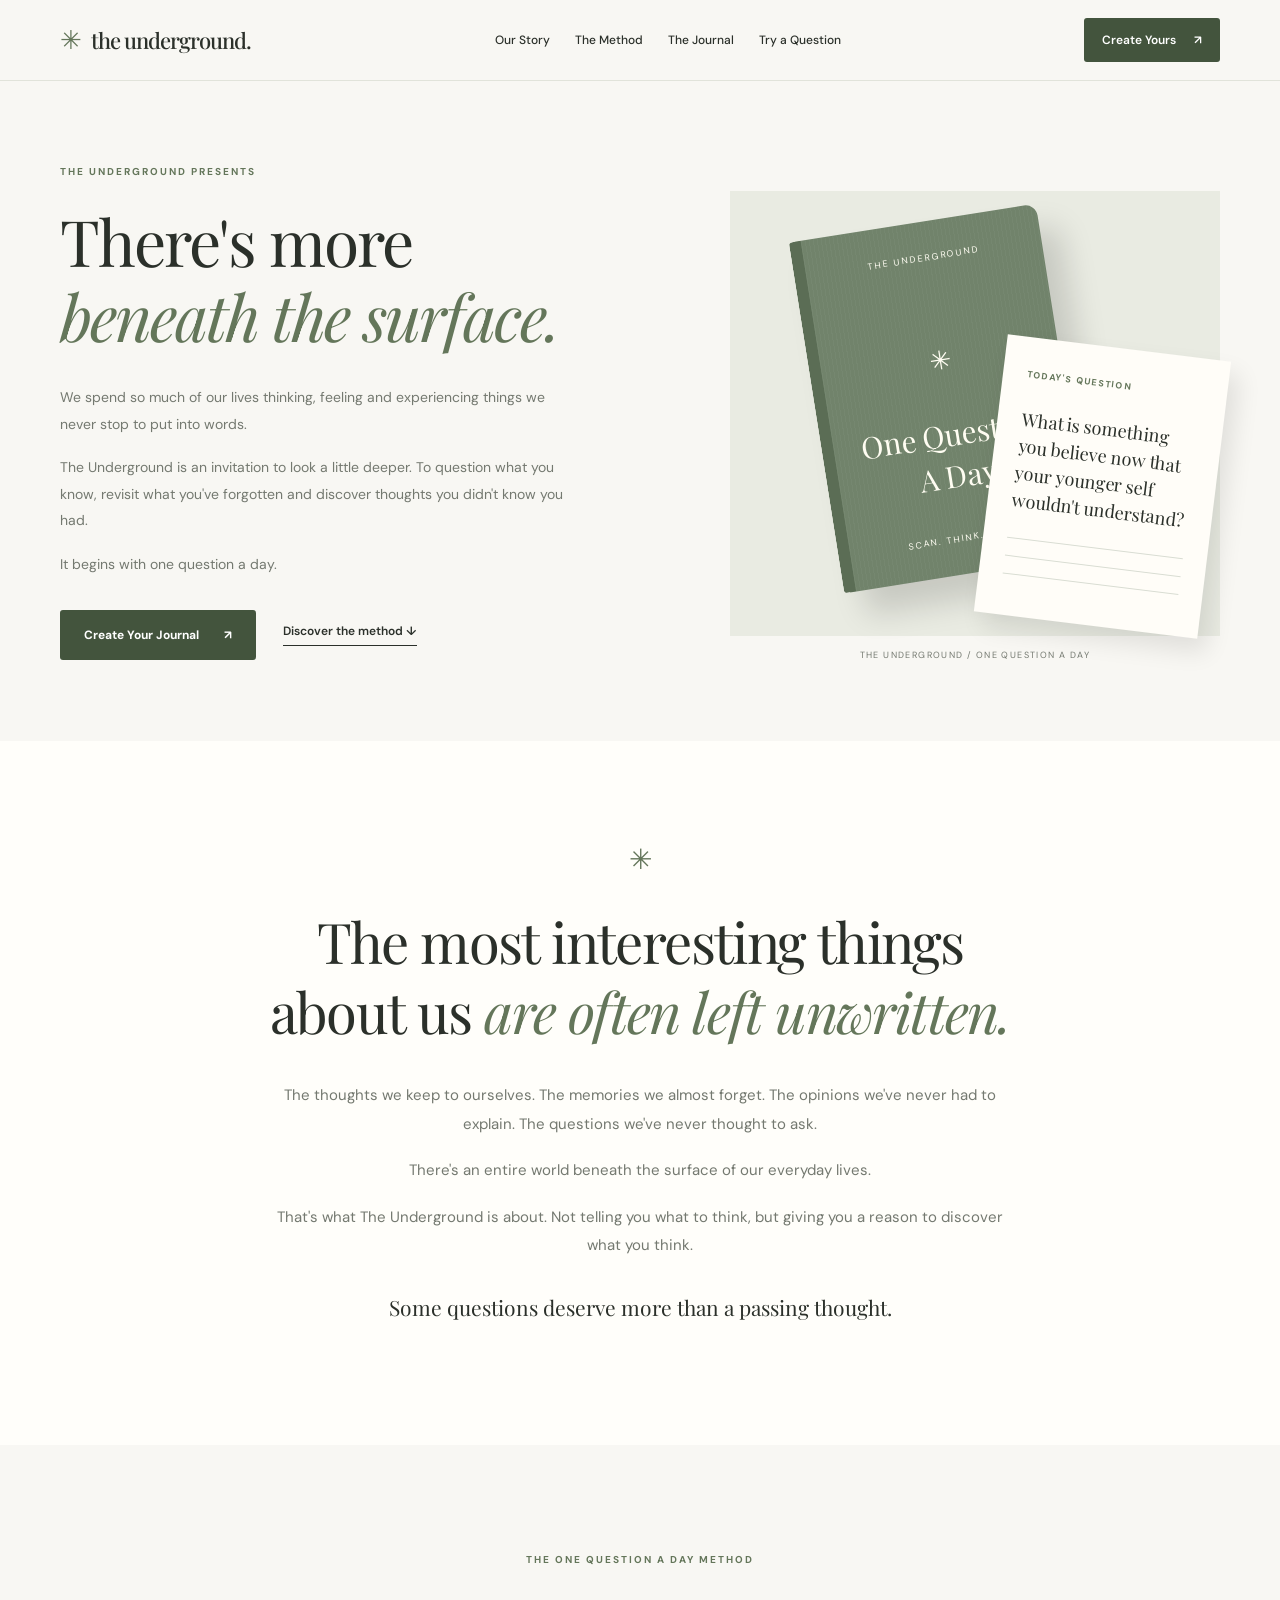
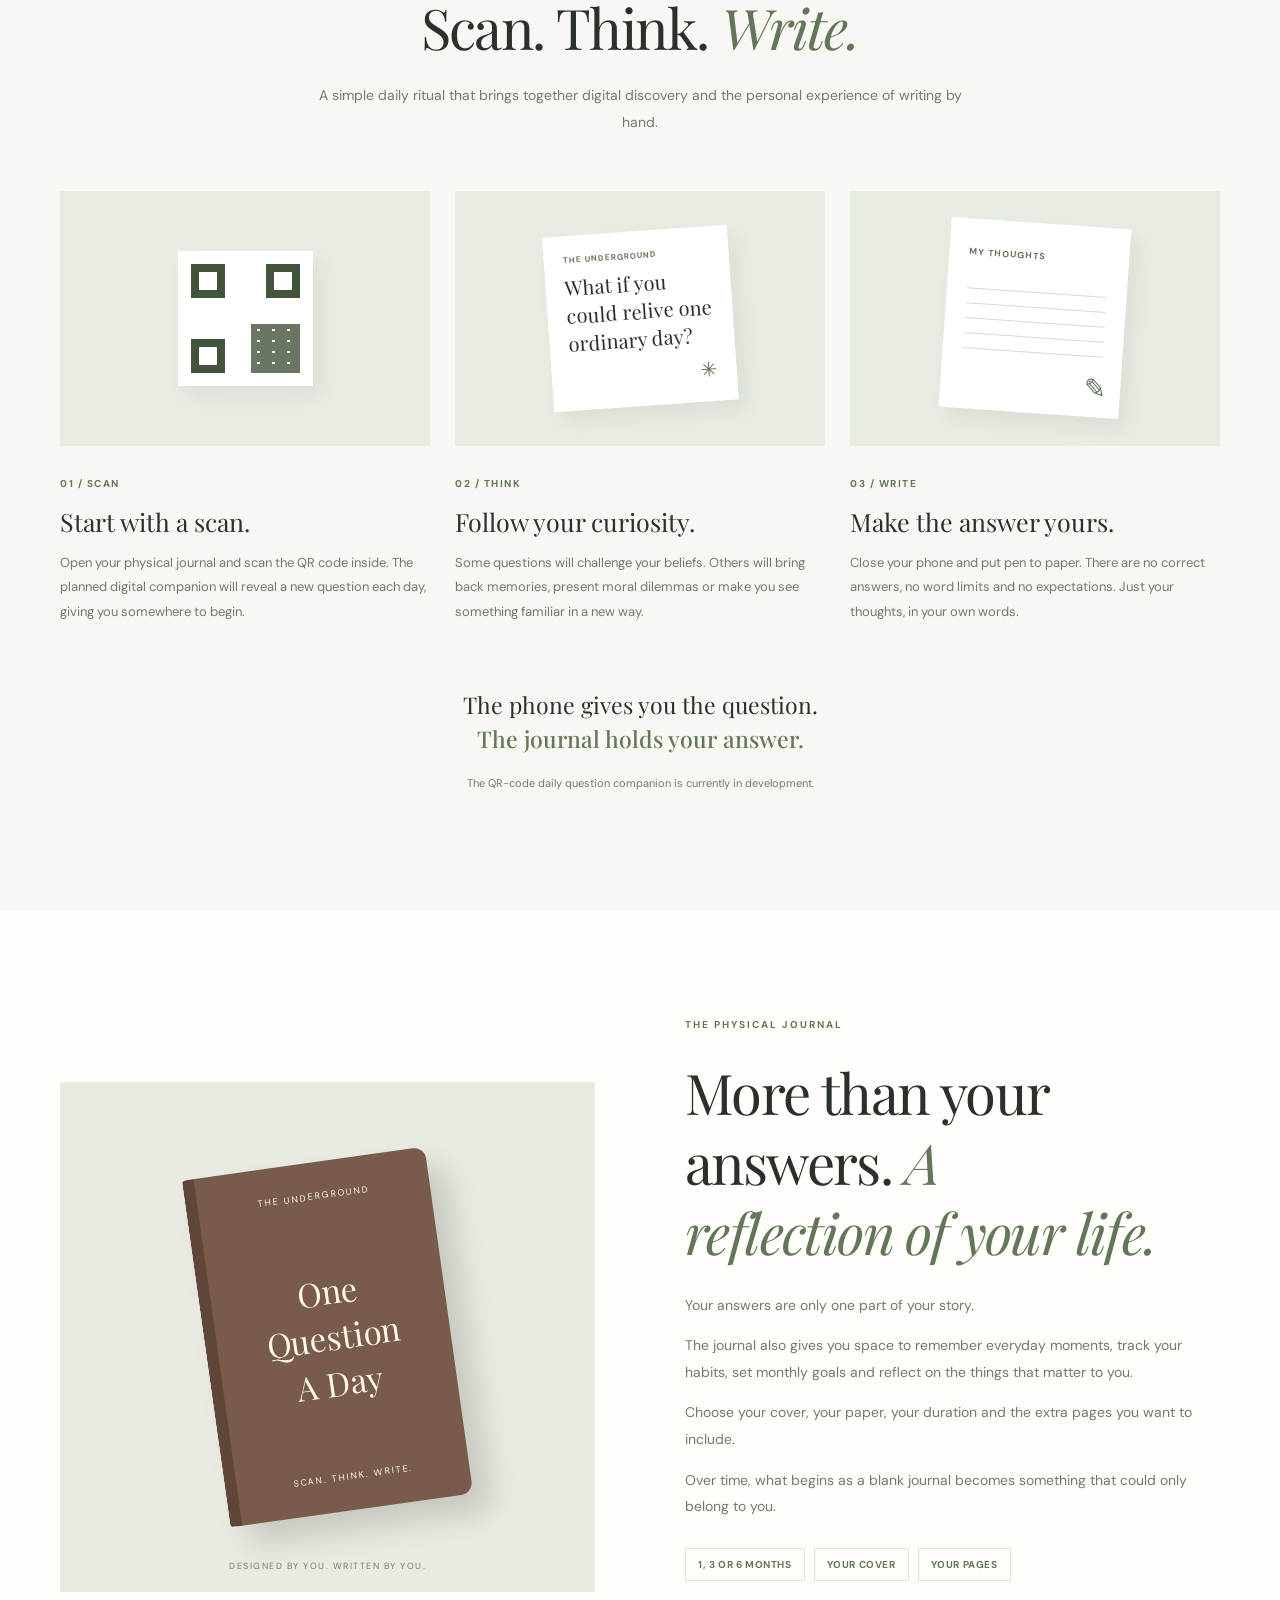
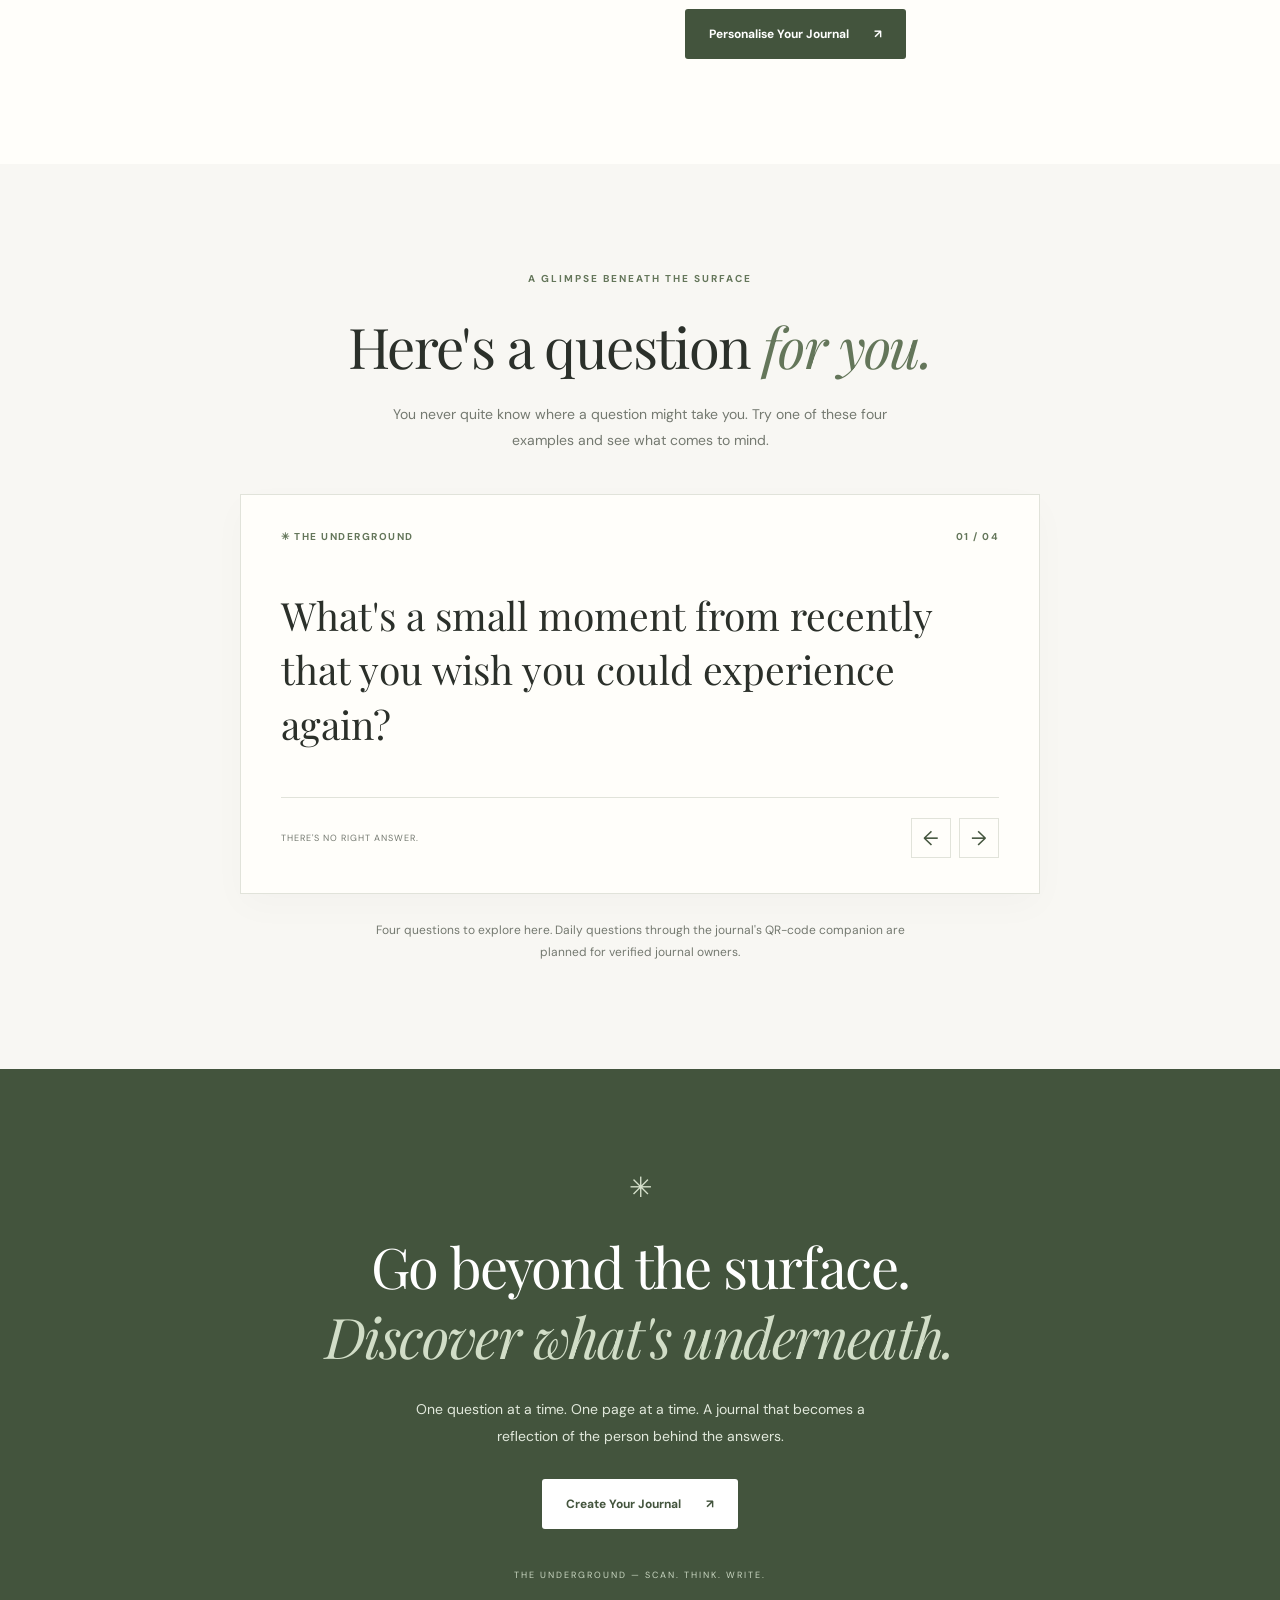
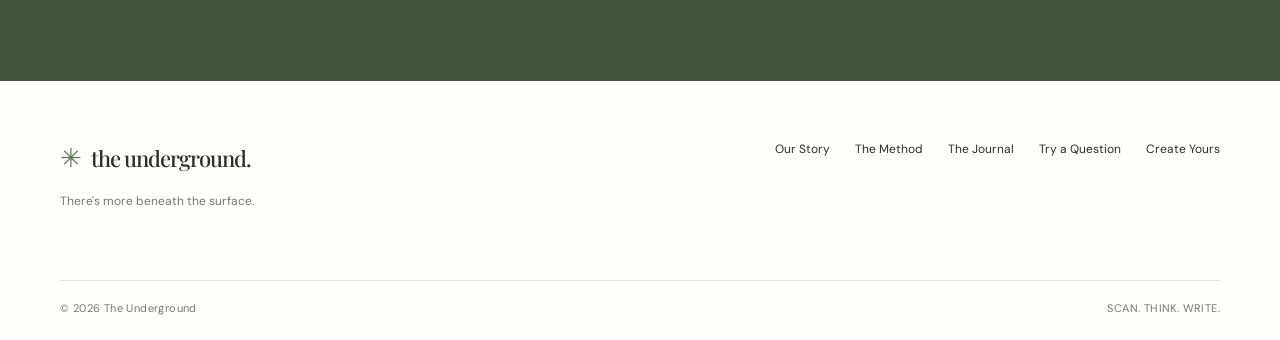
<file: index.html>
<!DOCTYPE html>
<html lang="en">
<head>
  <meta charset="UTF-8">
  <meta name="viewport" content="width=device-width, initial-scale=1.0">

  <meta name="description" content="The Underground — a different way to journal. One Question A Day combines thought-provoking daily questions with the experience of writing by hand.">

  <meta name="theme-color" content="#f8f7f3">

  <title>The Underground — One Question A Day</title>

  <link rel="preconnect" href="https://fonts.googleapis.com">
  <link rel="preconnect" href="https://fonts.gstatic.com" crossorigin>

  <link href="https://fonts.googleapis.com/css2?family=DM+Sans:wght@400;500;600;700&family=Playfair+Display:ital,wght@0,400;0,500;0,600;1,400&display=swap" rel="stylesheet">

  <link rel="stylesheet" href="style.css">
  <script src="script.js" defer></script>
</head>

<body>

  <!-- NAVIGATION -->
  <header class="site-header">
    <nav class="nav container">

      <a href="index.html" class="brand">
        <span class="brand-symbol">✳</span>
        <span>the underground.</span>
      </a>

      <div class="nav-links">
        <a href="#about">Our Story</a>
        <a href="#method">The Method</a>
        <a href="#journal">The Journal</a>
        <a href="#questions">Try a Question</a>
      </div>

      <a href="customise.html" class="nav-button">
        Create Yours <span>↗</span>
      </a>

      <button
        class="menu-toggle"
        id="menu-toggle"
        type="button"
        aria-label="Open navigation"
        aria-controls="mobile-menu"
        aria-expanded="false"
      >
        <span></span>
        <span></span>
        <span></span>
      </button>
    </nav>

    <div class="mobile-menu" id="mobile-menu" hidden>
      <a href="#about">Our Story</a>
      <a href="#method">The Method</a>
      <a href="#journal">The Journal</a>
      <a href="#questions">Try a Question</a>
      <a href="customise.html">Create Your Journal ↗</a>
    </div>
  </header>


  <main>

    <!-- HERO -->
    <section class="hero">
      <div class="container hero-inner">

        <div class="hero-copy">

          <p class="eyebrow">
            THE UNDERGROUND PRESENTS
          </p>

          <h1>
            There's more
            <em>beneath the surface.</em>
          </h1>

          <p class="hero-description">
            We spend so much of our lives thinking,
            feeling and experiencing things we never
            stop to put into words.
          </p>

          <p class="hero-description">
            The Underground is an invitation to look
            a little deeper. To question what you know,
            revisit what you've forgotten and discover
            thoughts you didn't know you had.
          </p>

          <p class="hero-description">
            It begins with one question a day.
          </p>

          <div class="hero-actions">
            <a href="customise.html" class="button button-primary">
              Create Your Journal <span>↗</span>
            </a>

            <a href="#method" class="underlined-link">
              Discover the method ↓
            </a>
          </div>
        </div>

        <div class="hero-art">

          <div class="hero-art-background"></div>

          <div class="journal-book">
            <div class="journal-book-content">

              <span class="book-brand">
                THE UNDERGROUND
              </span>

              <span class="book-symbol">✳</span>

              <span class="book-title">
                One Question<br>A Day
              </span>

              <span class="book-footer">
                SCAN. THINK. WRITE.
              </span>

            </div>
          </div>

          <div class="hero-paper">

            <span class="paper-label">
              TODAY'S QUESTION
            </span>

            <p>
              What is something you believe now
              that your younger self wouldn't
              understand?
            </p>

            <span class="paper-line"></span>
            <span class="paper-line"></span>
            <span class="paper-line"></span>

          </div>

          <span class="hero-art-caption">
            THE UNDERGROUND / ONE QUESTION A DAY
          </span>

        </div>

      </div>
    </section>


    <!-- ABOUT -->
    <section class="intro-section" id="about">
      <div class="container intro-inner">

        <span class="small-symbol">✳</span>

        <h2>
          The most interesting things about us
          <em>are often left unwritten.</em>
        </h2>

        <p>
          The thoughts we keep to ourselves.
          The memories we almost forget.
          The opinions we've never had to explain.
          The questions we've never thought to ask.
        </p>

        <p>
          There's an entire world beneath the
          surface of our everyday lives.
        </p>

        <p>
          That's what The Underground is about.
          Not telling you what to think, but giving
          you a reason to discover what you think.
        </p>

        <p class="intro-last">
          Some questions deserve more than
          a passing thought.
        </p>

      </div>
    </section>


    <!-- THE METHOD -->
    <section class="method-section section-space" id="method">

      <div class="container">

        <div class="section-heading">

          <p class="eyebrow">
            THE ONE QUESTION A DAY METHOD
          </p>

          <h2>
            Scan. Think. <em>Write.</em>
          </h2>

          <p>
            A simple daily ritual that brings
            together digital discovery and the
            personal experience of writing by hand.
          </p>

        </div>

        <div class="method-grid">

          <!-- SCAN -->
          <article class="method-step">

            <div class="method-illustration">

              <div class="qr-example" aria-label="Decorative QR code illustration">
                <span class="qr-corner top-left"></span>
                <span class="qr-corner top-right"></span>
                <span class="qr-corner bottom-left"></span>
                <span class="qr-pixels"></span>
              </div>

            </div>

            <span class="step-label">01 / SCAN</span>

            <h3>Start with a scan.</h3>

            <p>
              Open your physical journal and scan
              the QR code inside. The planned digital
              companion will reveal a new question
              each day, giving you somewhere to begin.
            </p>

          </article>


          <!-- THINK -->
          <article class="method-step">

            <div class="method-illustration">

              <div class="question-illustration">
                <span>THE UNDERGROUND</span>

                <strong>
                  What if you could relive
                  one ordinary day?
                </strong>

                <span class="illustration-star">✳</span>
              </div>

            </div>

            <span class="step-label">02 / THINK</span>

            <h3>Follow your curiosity.</h3>

            <p>
              Some questions will challenge your
              beliefs. Others will bring back memories,
              present moral dilemmas or make you see
              something familiar in a new way.
            </p>

          </article>


          <!-- WRITE -->
          <article class="method-step">

            <div class="method-illustration">

              <div class="writing-illustration">

                <span>MY THOUGHTS</span>

                <div class="writing-lines">
                  <i></i>
                  <i></i>
                  <i></i>
                  <i></i>
                  <i></i>
                </div>

                <span class="writing-pencil">✎</span>

              </div>

            </div>

            <span class="step-label">03 / WRITE</span>

            <h3>Make the answer yours.</h3>

            <p>
              Close your phone and put pen to paper.
              There are no correct answers, no word
              limits and no expectations. Just your
              thoughts, in your own words.
            </p>

          </article>

        </div>

        <p class="method-ending">
          The phone gives you the question.
          <strong>The journal holds your answer.</strong>
        </p>

        <p class="method-note">
          The QR-code daily question companion is
          currently in development.
        </p>

      </div>
    </section>


    <!-- THE JOURNAL -->
    <section class="journal-section section-space" id="journal">

      <div class="container journal-layout">

        <div class="journal-visual">

          <div class="journal-visual-book">
            <span>THE UNDERGROUND</span>

            <strong>
              One Question<br>A Day
            </strong>

            <small>SCAN. THINK. WRITE.</small>
          </div>

          <div class="journal-visual-label">
            DESIGNED BY YOU. WRITTEN BY YOU.
          </div>

        </div>

        <div class="journal-copy">

          <p class="eyebrow">THE PHYSICAL JOURNAL</p>

          <h2>
            More than your answers.
            <em>A reflection of your life.</em>
          </h2>

          <p>
            Your answers are only one part of
            your story.
          </p>

          <p>
            The journal also gives you space to
            remember everyday moments, track your
            habits, set monthly goals and reflect
            on the things that matter to you.
          </p>

          <p>
            Choose your cover, your paper, your
            duration and the extra pages you want
            to include.
          </p>

          <p>
            Over time, what begins as a blank
            journal becomes something that could
            only belong to you.
          </p>

          <div class="journal-options">
            <span>1, 3 OR 6 MONTHS</span>
            <span>YOUR COVER</span>
            <span>YOUR PAGES</span>
          </div>

          <a href="customise.html" class="button button-primary">
            Personalise Your Journal <span>↗</span>
          </a>

        </div>

      </div>
    </section>


    <!-- SAMPLE QUESTIONS -->
    <section class="questions-section section-space" id="questions">

      <div class="container questions-inner">

        <p class="eyebrow">
          A GLIMPSE BENEATH THE SURFACE
        </p>

        <h2>
          Here's a question <em>for you.</em>
        </h2>

        <p class="questions-description">
          You never quite know where a question
          might take you. Try one of these four
          examples and see what comes to mind.
        </p>

        <div class="sample-question-card">

          <div class="question-card-header">
            <span>✳ THE UNDERGROUND</span>
            <span id="question-count">01 / 04</span>
          </div>

          <div class="question-card-body">
            <p id="question-text" aria-live="polite">
              What's a small moment from recently
              that you wish you could experience again?
            </p>
          </div>

          <div class="question-card-footer">

            <span>THERE'S NO RIGHT ANSWER.</span>

            <div class="question-buttons">
              <button
                id="question-prev"
                type="button"
                aria-label="Previous question"
              >←</button>

              <button
                id="question-next"
                type="button"
                aria-label="Next question"
              >→</button>
            </div>

          </div>

        </div>

        <p class="question-note">
          Four questions to explore here.
          Daily questions through the journal's
          QR-code companion are planned for
          verified journal owners.
        </p>

      </div>
    </section>


    <!-- FINAL CTA -->
    <section class="closing-section">

      <div class="container closing-inner">

        <span class="closing-symbol">✳</span>

        <h2>
          Go beyond the surface.
          <em>Discover what's underneath.</em>
        </h2>

        <p>
          One question at a time.
          One page at a time.
          A journal that becomes a reflection
          of the person behind the answers.
        </p>

        <a href="customise.html" class="button button-light">
          Create Your Journal <span>↗</span>
        </a>

        <span class="closing-tagline">
          THE UNDERGROUND — SCAN. THINK. WRITE.
        </span>

      </div>
    </section>

  </main>


  <!-- FOOTER -->
  <footer class="site-footer">

    <div class="container footer-inner">

      <div>

        <a href="index.html" class="brand">
          <span class="brand-symbol">✳</span>
          <span>the underground.</span>
        </a>

        <p>
          There's more beneath the surface.
        </p>

      </div>

      <div class="footer-nav">
        <a href="#about">Our Story</a>
        <a href="#method">The Method</a>
        <a href="#journal">The Journal</a>
        <a href="#questions">Try a Question</a>
        <a href="customise.html">Create Yours</a>
      </div>

    </div>

    <div class="container footer-bottom">
      <span>
        © <span id="current-year">2026</span>
        The Underground
      </span>

      <span>SCAN. THINK. WRITE.</span>
    </div>

  </footer>

</body>
</html>
</file>
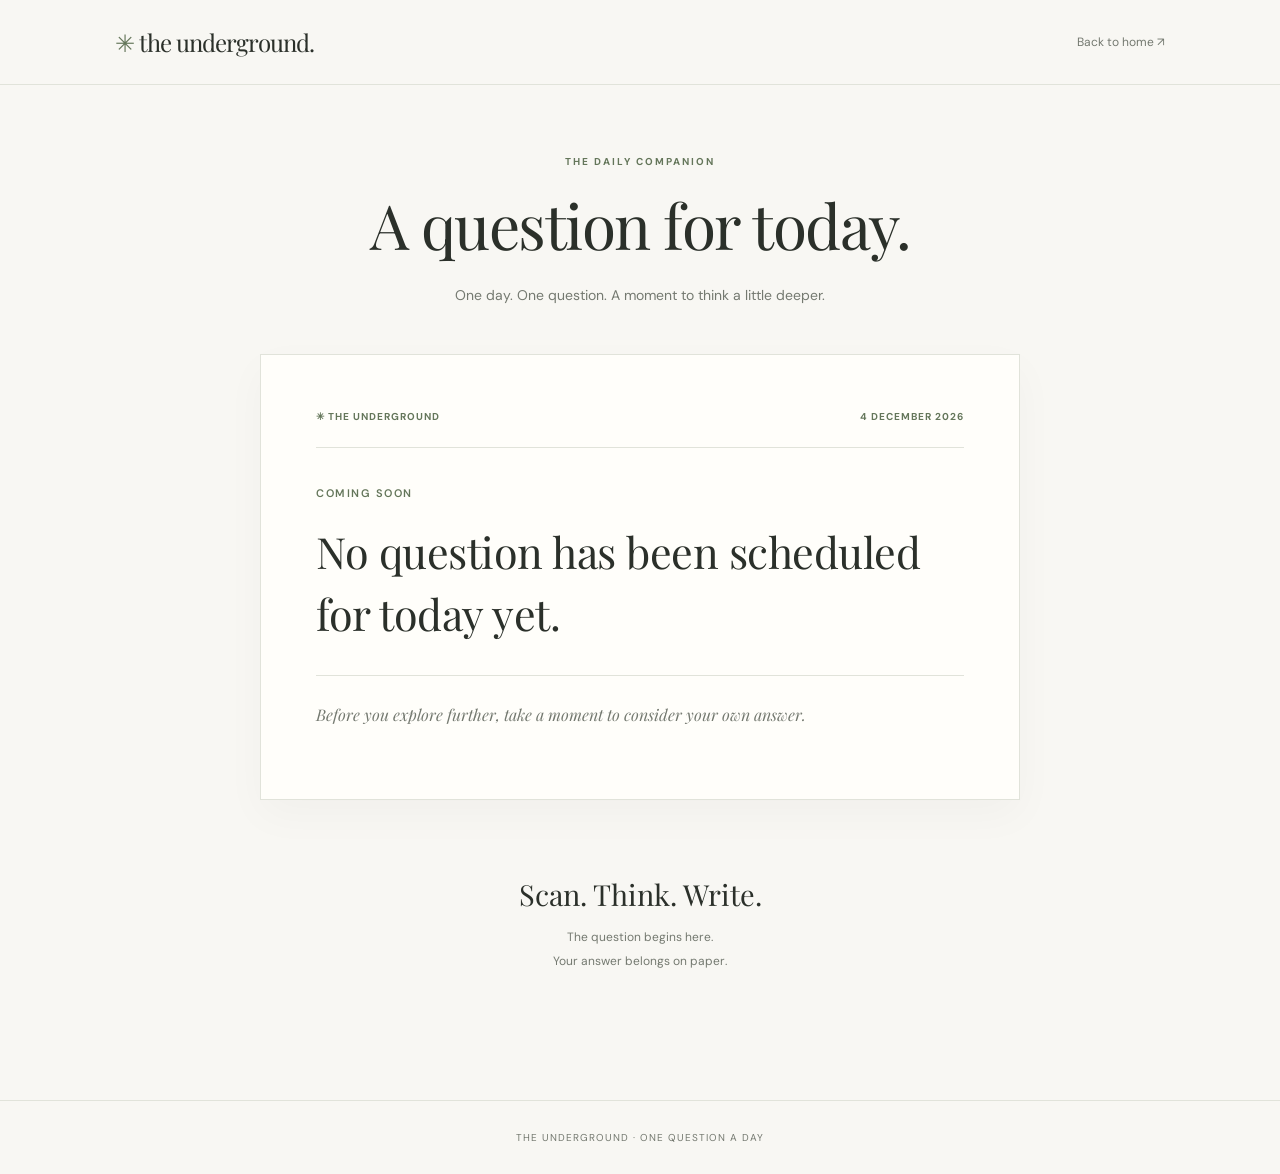
<file: daily.html>
<!DOCTYPE html>
<html lang="en">
<head>
  <meta charset="UTF-8">
  <meta name="viewport" content="width=device-width, initial-scale=1">

  <title>Today's Question | The Underground</title>
  <meta name="theme-color" content="#f8f7f3">
  <meta name="description" content="One question a day. Explore the ideas beneath the surface and follow your curiosity down The Rabbit Hole.">

  <link rel="preconnect" href="https://fonts.googleapis.com">
  <link rel="preconnect" href="https://fonts.gstatic.com" crossorigin>
  <link href="https://fonts.googleapis.com/css2?family=DM+Sans:wght@400;500;600;700&family=Playfair+Display:ital,wght@0,400;1,400;1,500&display=swap" rel="stylesheet">

  <style>
    :root {
      --background: #f8f7f3;
      --paper: #fffefa;
      --sage: #64765a;
      --sage-dark: #43543d;
      --sage-light: #edf0e8;
      --dark: #2b302a;
      --muted: #747970;
      --border: #e1e3da;
      --serif: "Playfair Display", Georgia, serif;
      --sans: "DM Sans", Arial, sans-serif;
    }

    * {
      box-sizing: border-box;
    }

    html {
      scroll-behavior: smooth;
    }

    body {
      margin: 0;
      min-height: 100vh;
      background: var(--background);
      color: var(--dark);
      font-family: var(--sans);
      -webkit-font-smoothing: antialiased;
    }

    a {
      color: inherit;
      text-decoration: none;
    }

    button {
      font: inherit;
      cursor: pointer;
    }

    button:disabled {
      cursor: not-allowed;
      opacity: .4;
    }

    [hidden] {
      display: none !important;
    }

    :focus-visible {
      outline: 3px solid #9aaa90;
      outline-offset: 4px;
    }

    .header {
      display: flex;
      align-items: center;
      justify-content: space-between;
      gap: 20px;
      padding: 26px max(24px, calc((100vw - 1050px) / 2));
      border-bottom: 1px solid var(--border);
    }

    .brand {
      font-family: var(--serif);
      font-size: 24px;
      letter-spacing: -1px;
    }

    .brand span {
      color: var(--sage);
    }

    .home-link {
      color: var(--muted);
      font-size: 12px;
    }

    .home-link:hover {
      color: var(--sage);
    }

    main {
      width: min(100% - 36px, 760px);
      margin: 70px auto 90px;
    }

    .page-intro {
      text-align: center;
      margin-bottom: 45px;
    }

    .eyebrow {
      color: var(--sage);
      font-size: 10px;
      font-weight: 700;
      letter-spacing: 2px;
      text-transform: uppercase;
    }

    h1, h2, h3 {
      font-family: var(--serif);
      font-weight: 400;
    }

    h1 {
      font-size: clamp(38px, 7vw, 62px);
      line-height: 1.2;
      letter-spacing: -1.5px;
      margin: 20px 0;
    }

    .intro {
      color: var(--muted);
      font-size: 14px;
      line-height: 1.9;
    }

    .question-card,
    .deep-dive {
      background: var(--paper);
      border: 1px solid var(--border);
      padding: clamp(28px, 6vw, 55px);
      box-shadow: 0 15px 40px #00000008;
    }

    .card-top {
      display: flex;
      justify-content: space-between;
      flex-wrap: wrap;
      gap: 12px;
      border-bottom: 1px solid var(--border);
      padding-bottom: 24px;
      color: var(--sage);
      font-size: 10px;
      font-weight: 700;
      letter-spacing: 1px;
    }

    .category {
      color: var(--sage);
      font-size: 11px;
      font-weight: 600;
      letter-spacing: 1.5px;
      text-transform: uppercase;
      margin-top: 38px;
    }

    .question {
      font-family: var(--serif);
      font-size: clamp(28px, 5vw, 43px);
      line-height: 1.45;
      letter-spacing: -.5px;
      margin: 20px 0 30px;
    }

    .reflection-prompt {
      color: var(--muted);
      font-family: var(--serif);
      font-style: italic;
      font-size: 16px;
      line-height: 1.7;
      border-top: 1px solid var(--border);
      padding-top: 25px;
    }

    .reflection-area {
      text-align: center;
      padding: 40px 20px 10px;
    }

    .reflection-area h3 {
      font-size: 27px;
      margin: 10px 0;
    }

    .reflection-area p {
      color: var(--muted);
      font-size: 13px;
      line-height: 1.9;
      max-width: 460px;
      margin: 12px auto 25px;
    }

    .explore-button,
    .primary-button {
      background: var(--sage);
      border: 1px solid var(--sage);
      color: white;
      padding: 16px 28px;
      font-size: 12px;
      font-weight: 600;
      letter-spacing: .5px;
      transition: background .2s ease, transform .2s ease;
    }

    .explore-button:hover,
    .primary-button:hover {
      background: var(--sage-dark);
      transform: translateY(-2px);
    }

    .deep-dive {
      margin-top: 38px;
    }

    .section-heading {
      font-size: clamp(30px, 5vw, 42px);
      letter-spacing: -1px;
      margin: 12px 0 18px;
    }

    .section-description {
      color: var(--muted);
      font-size: 13px;
      line-height: 1.9;
      margin-bottom: 35px;
    }

    .deep-section {
      padding: 30px 0;
      border-top: 1px solid var(--border);
    }

    .section-number {
      color: var(--sage);
      font-size: 10px;
      font-weight: 700;
      letter-spacing: 1.4px;
      text-transform: uppercase;
    }

    .deep-section h3 {
      font-size: 25px;
      margin: 12px 0 15px;
    }

    .deep-section p {
      color: #575e55;
      font-size: 13px;
      line-height: 2;
      white-space: pre-line;
    }

    .origin-type,
    .concept {
      display: inline-block;
      background: var(--sage-light);
      color: var(--sage-dark);
      padding: 7px 12px;
      font-size: 11px;
    }

    .origin-type {
      margin-bottom: 16px;
    }

    .concepts {
      display: flex;
      flex-wrap: wrap;
      gap: 8px;
      margin-top: 20px;
    }

    .resources {
      display: grid;
      gap: 12px;
      margin-top: 20px;
    }

    .resource {
      display: block;
      background: #fafaf6;
      border: 1px solid var(--border);
      padding: 20px;
      transition: border-color .2s;
    }

    a.resource:hover {
      border-color: var(--sage);
    }

    .resource-type {
      display: block;
      color: var(--sage);
      font-size: 10px;
      font-weight: 700;
      letter-spacing: 1px;
      text-transform: uppercase;
      margin-bottom: 9px;
    }

    .resource-title {
      display: block;
      font-family: var(--serif);
      font-size: 21px;
      margin-bottom: 8px;
    }

    .resource-author,
    .resource-description {
      color: var(--muted);
      font-size: 12px;
      line-height: 1.8;
      margin-top: 6px;
    }

    .resource-arrow {
      color: var(--sage);
      font-size: 11px;
      font-weight: 700;
      margin-top: 15px;
    }

    .second-thought {
      background: var(--sage-light);
      padding: 25px;
    }

    .second-thought p {
      color: var(--dark);
      font-family: var(--serif);
      font-size: 22px;
      line-height: 1.6;
      margin: 0;
    }

    /* THE RABBIT HOLE */

    .rabbit-entry {
      margin-top: 50px;
      padding: 45px 28px;
      text-align: center;
      border: 1px solid var(--border);
      background:
        radial-gradient(circle at 50% 0%, #e7ece2 0%, transparent 65%),
        var(--paper);
    }

    .rabbit-symbol {
      display: block;
      font-family: var(--serif);
      font-size: 45px;
      color: var(--sage);
      margin: 0 auto 16px;
    }

    .rabbit-entry h3 {
      font-size: clamp(29px, 5vw, 38px);
      margin: 13px 0;
    }

    .rabbit-entry > p:not(.eyebrow) {
      max-width: 450px;
      margin: 15px auto 26px;
      color: var(--muted);
      font-size: 13px;
      line-height: 1.9;
    }

    .rabbit-world {
      margin-top: 24px;
      border: 1px solid var(--border);
      background: var(--paper);
    }

    .rabbit-world-header {
      padding: 32px 35px 26px;
      border-bottom: 1px solid var(--border);
    }

    .rabbit-world-header h2 {
      font-size: clamp(32px, 5vw, 44px);
      margin: 10px 0;
    }

    .rabbit-world-header p:last-child {
      color: var(--muted);
      font-size: 13px;
      line-height: 1.8;
    }

    .rabbit-tabs {
      display: grid;
      grid-template-columns: 1fr 1fr;
      border-bottom: 1px solid var(--border);
    }

    .rabbit-tab {
      border: 0;
      border-bottom: 2px solid transparent;
      background: #fafaf7;
      color: var(--muted);
      padding: 20px 12px;
      font-size: 12px;
      font-weight: 600;
    }

    .rabbit-tab + .rabbit-tab {
      border-left: 1px solid var(--border);
    }

    .rabbit-tab[aria-selected="true"] {
      background: var(--paper);
      color: var(--sage-dark);
      border-bottom-color: var(--sage);
    }

    .rabbit-panel {
      padding: clamp(20px, 5vw, 38px);
    }

    /* BOOK VIEW */

    .book-meta {
      display: flex;
      justify-content: space-between;
      gap: 12px;
      color: var(--sage);
      font-size: 10px;
      font-weight: 700;
      letter-spacing: 1px;
      text-transform: uppercase;
    }

    .book-page {
      position: relative;
      min-height: 370px;
      background: #faf8f1;
      border: 1px solid #e7e0d3;
      margin-top: 20px;
      padding: clamp(26px, 6vw, 48px);
      box-shadow: 7px 7px 0 #efede6, 14px 14px 0 #e6e5dc;
      display: flex;
      flex-direction: column;
    }

    .book-page::before {
      content: "";
      position: absolute;
      top: 0;
      bottom: 0;
      left: 16px;
      width: 1px;
      background: #e9dfd0;
    }

    .book-chapter {
      color: var(--sage);
      font-size: 10px;
      font-weight: 700;
      letter-spacing: 1.5px;
      text-transform: uppercase;
    }

    .book-page h3 {
      font-size: clamp(26px, 5vw, 38px);
      line-height: 1.45;
      margin: 26px 0 20px;
    }

    .book-page-description {
      color: #5d6258;
      font-size: 13px;
      line-height: 1.9;
    }

    .book-page-footer {
      margin-top: auto;
      padding-top: 35px;
      display: flex;
      flex-wrap: wrap;
      gap: 8px;
    }

    .book-tag {
      border: 1px solid #d8dfd2;
      color: var(--sage-dark);
      font-size: 10px;
      padding: 7px 10px;
    }

    .book-navigation {
      display: flex;
      justify-content: space-between;
      gap: 10px;
      margin-top: 30px;
    }

    .book-nav-button {
      border: 1px solid var(--border);
      background: transparent;
      color: var(--dark);
      padding: 13px 16px;
      font-size: 12px;
    }

    .book-nav-button:not(:disabled):hover {
      border-color: var(--sage);
      color: var(--sage-dark);
    }

    .book-connection {
      margin-top: 25px;
      padding: 20px;
      background: var(--sage-light);
      color: #4d5b48;
      font-size: 12px;
      line-height: 1.9;
    }

    .book-connection strong {
      display: block;
      margin-bottom: 5px;
    }

    /* CONSTELLATION VIEW */

    .map-intro {
      color: var(--muted);
      font-size: 13px;
      line-height: 1.9;
      margin: 0 0 22px;
    }

    .constellation {
      position: relative;
      height: 410px;
      overflow: hidden;
      background:
        radial-gradient(circle at 50% 50%, #e9eee6 0%, transparent 70%),
        #fafbf7;
      border: 1px solid var(--border);
    }

    .constellation svg {
      position: absolute;
      inset: 0;
      width: 100%;
      height: 100%;
      pointer-events: none;
    }

    .constellation line {
      stroke: #bac7b3;
      stroke-width: 1.3;
      stroke-dasharray: 4 5;
    }

    .map-node {
      position: absolute;
      transform: translate(-50%, -50%);
      border: 1px solid #bdc9b6;
      border-radius: 50%;
      background: var(--paper);
      color: var(--sage-dark);
      width: 52px;
      height: 52px;
      font-size: 12px;
      font-weight: 700;
      box-shadow: 0 4px 15px #0000000c;
      transition: transform .2s, background .2s;
      z-index: 2;
    }

    .map-node:hover,
    .map-node.active {
      transform: translate(-50%, -50%) scale(1.12);
      background: var(--sage);
      color: white;
    }

    .map-node.center {
      width: 68px;
      height: 68px;
      background: var(--sage-dark);
      color: white;
      border-color: var(--sage-dark);
    }

    .map-node-label {
      position: absolute;
      transform: translateX(-50%);
      width: 115px;
      color: #626c5e;
      text-align: center;
      font-size: 10px;
      line-height: 1.5;
      pointer-events: none;
    }

    .map-detail {
      margin-top: 16px;
      padding: 24px;
      background: #f5f7f1;
      border: 1px solid var(--border);
    }

    .map-detail h3 {
      font-size: 24px;
      line-height: 1.4;
      margin: 10px 0 12px;
    }

    .map-detail p {
      color: var(--muted);
      font-size: 12px;
      line-height: 1.9;
    }

    .text-button {
      border: 0;
      background: transparent;
      color: var(--sage-dark);
      font-size: 12px;
      font-weight: 700;
      padding: 10px 0;
      text-decoration: underline;
      text-underline-offset: 5px;
    }

    .rabbit-empty {
      padding: 20px;
      color: var(--muted);
      font-size: 13px;
      line-height: 1.9;
    }

    .ritual {
      text-align: center;
      padding: 75px 15px 25px;
    }

    .ritual-title {
      font-family: var(--serif);
      font-size: 29px;
    }

    .ritual p {
      color: var(--muted);
      font-size: 12px;
      line-height: 2;
    }

    footer {
      border-top: 1px solid var(--border);
      text-align: center;
      color: var(--muted);
      padding: 30px;
      font-size: 10px;
      letter-spacing: 1px;
    }

    .error {
      color: #9c453c;
    }

    @media (max-width: 600px) {
      .header {
        padding: 20px;
      }

      .brand {
        font-size: 19px;
      }

      main {
        margin-top: 45px;
      }

      .question-card,
      .deep-dive {
        padding: 26px;
      }

      .reflection-area {
        padding-left: 0;
        padding-right: 0;
      }

      .rabbit-world-header {
        padding: 25px;
      }

      .constellation {
        height: 350px;
      }

      .map-node {
        width: 44px;
        height: 44px;
      }

      .map-node.center {
        width: 58px;
        height: 58px;
      }

      .map-node-label {
        width: 82px;
        font-size: 9px;
      }

      .book-page {
        min-height: 400px;
      }
    }

    @media (prefers-reduced-motion: reduce) {
      html {
        scroll-behavior: auto;
      }

      * {
        transition: none !important;
      }
    }
  </style>
</head>

<body>

  <header class="header">
    <a href="index.html" class="brand">
      <span>✳</span> the underground.
    </a>

    <a href="index.html" class="home-link">
      Back to home ↗
    </a>
  </header>

  <main>

    <div class="page-intro">
      <p class="eyebrow">THE DAILY COMPANION</p>
      <h1>A question for today.</h1>
      <p class="intro">
        One day. One question. A moment to think a little deeper.
      </p>
    </div>

    <!-- DAILY QUESTION -->

    <article class="question-card">
      <div class="card-top">
        <span>✳ THE UNDERGROUND</span>
        <span id="question-date">LOADING DATE</span>
      </div>

      <p class="category" id="question-category">
        TODAY'S QUESTION
      </p>

      <h2 class="question" id="daily-question">
        Finding today's question...
      </h2>

      <p class="reflection-prompt" id="reflection-prompt">
        Before you explore further, take a moment to consider your own answer.
      </p>
    </article>

    <!-- FIRST THOUGHT -->

    <section class="reflection-area" id="reflection-area">
      <p class="eyebrow">YOUR FIRST THOUGHT</p>
      <h3>What do you think?</h3>

      <p>
        Don't rush to find the right answer.
        There might not be one.
        Consider what you believe, and why.
      </p>

      <button
        class="explore-button"
        id="explore-button"
        type="button"
        aria-controls="deep-dive"
        aria-expanded="false"
        hidden
      >
        Explore Beneath the Surface ↓
      </button>
    </section>

    <!-- BENEATH THE SURFACE -->

    <section class="deep-dive" id="deep-dive" hidden>
      <p class="eyebrow">THE UNDERGROUND · EXPLORE FURTHER</p>

      <h2 class="section-heading">
        Beneath the Surface.
      </h2>

      <p class="section-description">
        Every question has a story, an idea, or a contradiction
        hiding beneath it. Here's where today's question can take you.
      </p>

      <div class="deep-section" id="origin-section" hidden>
        <span class="section-number">01 / THE ORIGIN</span>
        <h3 id="origin-title">Where it began</h3>
        <span class="origin-type" id="origin-type" hidden></span>
        <p id="origin-description"></p>
      </div>

      <div class="deep-section" id="meaning-section" hidden>
        <span class="section-number">02 / THE DEEPER IDEA</span>
        <h3 id="meaning-heading">The deeper idea</h3>
        <p id="meaning-description"></p>
        <div class="concepts" id="concepts"></div>
      </div>

      <div class="deep-section" id="resources-section" hidden>
        <span class="section-number">03 / EXPLORE FURTHER</span>
        <h3>Keep exploring.</h3>
        <p>A few carefully chosen places to take your curiosity further.</p>
        <div class="resources" id="resources"></div>
      </div>

      <div class="deep-section" id="followup-section" hidden>
        <span class="section-number">04 / A SECOND THOUGHT</span>
        <h3>Has your answer changed?</h3>
        <div class="second-thought">
          <p id="followup-question"></p>
        </div>
      </div>

      <!-- NEW RABBIT HOLE ENTRANCE -->

      <section class="rabbit-entry" id="rabbit-entry" hidden>
        <span class="rabbit-symbol">✳</span>

        <p class="eyebrow">BEYOND THE QUESTION</p>

        <h3>One thought leads to another.</h3>

        <p>
          Every idea is connected to something else.
          A question about love may lead to memory.
          A question about memory may lead to identity.
          Where will your curiosity take you?
        </p>

        <button
          class="primary-button"
          id="rabbit-open"
          type="button"
          aria-controls="rabbit-world"
          aria-expanded="false"
        >
          Enter The Rabbit Hole ↓
        </button>
      </section>

      <!-- NEW RABBIT HOLE EXPERIENCE -->

      <section class="rabbit-world" id="rabbit-world" hidden>
        <div class="rabbit-world-header">
          <p class="eyebrow">THE UNDERGROUND / AN EXPLORATION</p>
          <h2>The Rabbit Hole.</h2>
          <p>
            There is no correct path through an idea.
            Turn the pages or explore the constellation.
          </p>
        </div>

        <div class="rabbit-tabs" role="tablist" aria-label="Rabbit Hole views">
          <button
            class="rabbit-tab"
            id="book-tab"
            type="button"
            role="tab"
            aria-controls="book-panel"
            aria-selected="true"
            tabindex="0"
          >
            I / The Book
          </button>

          <button
            class="rabbit-tab"
            id="map-tab"
            type="button"
            role="tab"
            aria-controls="map-panel"
            aria-selected="false"
            tabindex="-1"
          >
            II / The Constellation
          </button>
        </div>

        <!-- BOOK VIEW -->

        <div
          class="rabbit-panel"
          id="book-panel"
          role="tabpanel"
          aria-labelledby="book-tab"
        >
          <div class="book-meta">
            <span>FOLLOW THE THREAD</span>
            <span id="book-progress">01 / 01</span>
          </div>

          <article class="book-page" aria-live="polite">
            <span class="book-chapter" id="book-chapter">
              CHAPTER 01
            </span>

            <h3 id="book-question">
              A thought is waiting...
            </h3>

            <p class="book-page-description" id="book-description"></p>

            <div class="book-page-footer" id="book-concepts"></div>
          </article>

          <div class="book-navigation">
            <button class="book-nav-button" id="book-prev" type="button">
              ← Previous page
            </button>

            <button class="book-nav-button" id="book-next" type="button">
              Next page →
            </button>
          </div>

          <div class="book-connection" id="book-connection" hidden>
            <strong>THE CONNECTION</strong>
            <span id="book-connection-text"></span>
          </div>

          <button class="text-button" id="book-reset" type="button">
            Return to the beginning ↺
          </button>
        </div>

        <!-- CONSTELLATION VIEW -->

        <div
          class="rabbit-panel"
          id="map-panel"
          role="tabpanel"
          aria-labelledby="map-tab"
          hidden
        >
          <p class="map-intro">
            Every point represents a question.
            Select one to discover its connection to today's idea.
          </p>

          <div
            class="constellation"
            id="constellation"
            aria-label="Interactive constellation of related questions"
          >
            <svg
              id="constellation-lines"
              viewBox="0 0 100 100"
              preserveAspectRatio="none"
              aria-hidden="true"
            ></svg>
          </div>

          <article class="map-detail" id="map-detail" aria-live="polite">
            <p class="eyebrow" id="map-detail-category">
              THE STARTING POINT
            </p>

            <h3 id="map-detail-question">
              Select an idea.
            </h3>

            <p id="map-detail-description"></p>

            <button
              class="text-button"
              id="map-follow"
              type="button"
              hidden
            >
              Follow this thought in the book →
            </button>
          </article>

          <button class="text-button" id="map-reset" type="button">
            Return to today's question ↺
          </button>
        </div>
      </section>
    </section>

    <div class="ritual">
      <div class="ritual-title">Scan. Think. Write.</div>
      <p>
        The question begins here.<br>
        Your answer belongs on paper.
      </p>
    </div>

  </main>

  <footer>
    THE UNDERGROUND · ONE QUESTION A DAY
  </footer>

  <script>
    "use strict";

    // ==========================================
    // THE UNDERGROUND
    // DAILY QUESTION + THE RABBIT HOLE
    // ==========================================

    const $ = id => document.getElementById(id);

    let allQuestions = [];
    let todayQuestion = null;

    let rabbitPath = [];
    let currentBookIndex = 0;
    let currentMapQuestion = null;

    // ==========================================
    // DATE HELPERS
    // ==========================================

    function getLocalDateKey() {
      const now = new Date();

      const year = now.getFullYear();
      const month = String(now.getMonth() + 1).padStart(2, "0");
      const day = String(now.getDate()).padStart(2, "0");

      return `${year}-${month}-${day}`;
    }

    function formatDate(dateKey) {
      const [year, month, day] = dateKey.split("-").map(Number);

      return new Date(year, month - 1, day).toLocaleDateString(
        "en-GB",
        {
          day: "numeric",
          month: "long",
          year: "numeric"
        }
      );
    }

    function isText(value) {
      return typeof value === "string" && value.trim().length > 0;
    }

    function setText(id, value) {
      $(id).textContent = value || "";
    }

    function show(id) {
      $(id).hidden = false;
    }

    function getQuestionDate(question) {
      return question.publishDate || question.date;
    }

    function getQuestionText(question) {
      return question.text || question.question || "";
    }

    function getConcepts(question) {
      return Array.isArray(question.deepDive?.relatedConcepts)
        ? question.deepDive.relatedConcepts.filter(isText)
        : [];
    }

    function getExplanation(question) {
      return (
        question.deepDive?.explanation ||
        question.context ||
        ""
      );
    }

    function getHeading(question) {
      return (
        question.deepDive?.heading ||
        question.category ||
        "A deeper idea"
      );
    }

    // ==========================================
    // EXISTING FEATURE: THE ORIGIN
    // ==========================================

    function renderOrigin(question) {
      const origin = question.origin;
      const source = question.source;

      let title = "";
      let type = "";
      let description = "";

      if (origin && typeof origin === "object") {
        title = origin.title || "";
        type = origin.type || "";

        description = [
          origin.creator,
          origin.description
        ].filter(isText).join("\n\n");
      } else if (isText(origin)) {
        title = origin;
      } else if (isText(source)) {
        title = source;
      } else if (source && typeof source === "object") {
        title = source.title || source.name || "";
        type = source.type || "";
        description = source.description || "";
      }

      if (!title && !description) return;

      setText("origin-title", title || "The origin");
      setText("origin-type", type);
      setText("origin-description", description);

      $("origin-type").hidden = !type;

      show("origin-section");
    }

    // ==========================================
    // EXISTING FEATURE: DEEPER IDEA
    // ==========================================

    function renderMeaning(question) {
      const heading = getHeading(question);
      const explanation = getExplanation(question);
      const concepts = getConcepts(question);

      if (!explanation && concepts.length === 0) return;

      setText("meaning-heading", heading);
      setText("meaning-description", explanation);

      const container = $("concepts");
      container.replaceChildren();

      concepts.forEach(concept => {
        const tag = document.createElement("span");
        tag.className = "concept";
        tag.textContent = concept;
        container.appendChild(tag);
      });

      show("meaning-section");
    }

    // ==========================================
    // EXISTING FEATURE: RECOMMENDED READING
    // ==========================================

    function renderResources(question) {
      const resources = Array.isArray(question.resources)
        ? question.resources
        : [];

      const container = $("resources");
      container.replaceChildren();

      resources.forEach(resource => {
        if (!resource || !isText(resource.title)) return;

        const card = document.createElement("div");
        card.className = "resource";

        const type = document.createElement("span");
        type.className = "resource-type";
        type.textContent = resource.type || "Resource";

        const title = document.createElement("span");
        title.className = "resource-title";
        title.textContent = resource.title;

        card.append(type, title);

        if (isText(resource.author)) {
          const author = document.createElement("div");
          author.className = "resource-author";
          author.textContent = resource.author;
          card.appendChild(author);
        }

        if (isText(resource.whyRead)) {
          const description = document.createElement("div");
          description.className = "resource-description";
          description.textContent = resource.whyRead;
          card.appendChild(description);
        }

        if (isText(resource.url)) {
          try {
            const url = new URL(resource.url);

            if (
              url.protocol === "https:" ||
              url.protocol === "http:"
            ) {
              const link = document.createElement("a");
              link.className = "resource";
              link.href = url.href;
              link.target = "_blank";
              link.rel = "noopener noreferrer";

              while (card.firstChild) {
                link.appendChild(card.firstChild);
              }

              const arrow = document.createElement("div");
              arrow.className = "resource-arrow";
              arrow.textContent = "Explore resource ↗";

              link.appendChild(arrow);
              container.appendChild(link);
              return;
            }
          } catch (error) {
            console.warn("Invalid resource URL:", resource.url);
          }
        }

        container.appendChild(card);
      });

      if (container.children.length) {
        show("resources-section");
      }
    }

    // ==========================================
    // EXISTING FEATURE: SECOND THOUGHT
    // ==========================================

    function renderFollowUp(question) {
      if (!isText(question.followUp)) return;

      setText("followup-question", question.followUp);
      show("followup-section");
    }

    // ==========================================
    // RABBIT HOLE: CONNECTION ENGINE
    // ==========================================

    /*
      These groups are editorial themes.

      They do not change questions.json.
      They simply help identify related ideas.

      A question can belong to multiple themes.
    */

    const THEME_GROUPS = {
      identity: [
        "identity", "self", "person", "mind",
        "memory", "free will", "consciousness"
      ],

      morality: [
        "morality", "ethics", "justice", "loyalty",
        "responsibility", "duty", "harm", "intention"
      ],

      society: [
        "society", "truth", "propaganda", "surveillance",
        "freedom", "conformity", "speech", "tolerance"
      ],

      emotion: [
        "love", "loneliness", "happiness", "suffering",
        "friendship", "admiration", "idealisation"
      ],

      knowledge: [
        "knowledge", "belief", "bias", "evidence",
        "memory", "truth", "uncertainty", "psychology"
      ],

      existence: [
        "existence", "consciousness", "universe",
        "meaning", "experience", "reality", "life"
      ]
    };

    /*
      A few intentionally curated links between
      existing question IDs.

      These links make the journey more literary
      than a purely automatic keyword search.

      All other questions can still connect
      through their categories and concepts.
    */

    const EDITORIAL_LINKS = [
      [1, 7],
      [1, 25],
      [1, 24],
      [7, 25],
      [3, 12],
      [3, 19],
      [4, 11],
      [5, 14],
      [5, 21],
      [6, 18],
      [8, 17],
      [8, 27],
      [9, 20],
      [10, 16],
      [11, 23],
      [12, 20],
      [13, 14],
      [14, 21],
      [15, 26],
      [16, 27],
      [17, 28],
      [19, 25],
      [21, 23],
      [22, 30],
      [24, 29],
      [27, 30],
      [28, 30]
    ];

    function getSearchText(question) {
      return [
        question.category,
        question.source,
        question.origin?.title,
        question.origin?.type,
        question.deepDive?.heading,
        ...getConcepts(question)
      ]
        .filter(isText)
        .join(" ")
        .toLowerCase();
    }

    function getQuestionThemes(question) {
      const text = getSearchText(question);
      const themes = [];

      for (const [theme, keywords] of Object.entries(THEME_GROUPS)) {
        if (keywords.some(keyword => text.includes(keyword))) {
          themes.push(theme);
        }
      }

      return themes;
    }

    function connectionScore(first, second) {
      if (first.id === second.id) return -1;

      let score = 0;

      const firstConcepts = getConcepts(first).map(
        concept => concept.toLowerCase()
      );

      const secondConcepts = getConcepts(second).map(
        concept => concept.toLowerCase()
      );

      const sharedConcepts = firstConcepts.filter(
        concept => secondConcepts.includes(concept)
      );

      score += sharedConcepts.length * 5;

      const firstThemes = getQuestionThemes(first);
      const secondThemes = getQuestionThemes(second);

      const sharedThemes = firstThemes.filter(
        theme => secondThemes.includes(theme)
      );

      score += sharedThemes.length * 2;

      if (
        first.category &&
        second.category &&
        first.category.toLowerCase() === second.category.toLowerCase()
      ) {
        score += 3;
      }

      const isEditorialLink = EDITORIAL_LINKS.some(
        ([a, b]) =>
          (a === first.id && b === second.id) ||
          (b === first.id && a === second.id)
      );

      if (isEditorialLink) {
        score += 12;
      }

      return score;
    }

    function getPublishedQuestions() {
      const today = getLocalDateKey();

      return allQuestions.filter(question => {
        const date = getQuestionDate(question);

        return (
          isText(date) &&
          date <= today &&
          isText(getQuestionText(question))
        );
      });
    }

    function getRelatedQuestions(question, limit = 5, excluded = []) {
      const excludedIds = new Set([
        question.id,
        ...excluded
      ]);

      return getPublishedQuestions()
        .filter(candidate => !excludedIds.has(candidate.id))
        .map(candidate => ({
          question: candidate,
          score: connectionScore(question, candidate)
        }))
        .filter(item => item.score > 0)
        .sort((a, b) =>
          b.score - a.score ||
          String(getQuestionDate(b.question)).localeCompare(
            String(getQuestionDate(a.question))
          )
        )
        .slice(0, limit)
        .map(item => item.question);
    }

    function describeConnection(first, second) {
      if (!first || !second) return "";

      const firstConcepts = getConcepts(first);
      const secondConcepts = getConcepts(second);

      const sharedConcept = firstConcepts.find(concept =>
        secondConcepts.some(
          other => other.toLowerCase() === concept.toLowerCase()
        )
      );

      if (sharedConcept) {
        return (
          `These questions meet at the idea of ${sharedConcept.toLowerCase()}. ` +
          "Consider whether your answer to one changes how you approach the other."
        );
      }

      const sharedTheme = getQuestionThemes(first).find(
        theme => getQuestionThemes(second).includes(theme)
      );

      if (sharedTheme) {
        return (
          `Both questions explore ${sharedTheme}. ` +
          "They approach the subject from different directions. " +
          "What changes when you consider them together?"
        );
      }

      return (
        "These questions are connected by a broader philosophical tension. " +
        "Try finding the assumption that both questions ask you to examine."
      );
    }

    // ==========================================
    // RABBIT HOLE: BUILD THE BOOK PATH
    // ==========================================

    function buildBookPath(startQuestion) {
      const path = [startQuestion];
      const visited = new Set([startQuestion.id]);

      let current = startQuestion;

      // The journey includes up to six chapters.
      for (let i = 0; i < 5; i++) {
        const related = getRelatedQuestions(
          current,
          5,
          [...visited]
        );

        if (!related.length) break;

        /*
          Prefer an interesting connection,
          but allow the thread to branch
          instead of always choosing the
          highest-scoring match.
        */

        const next = related[
          Math.min(i % 2, related.length - 1)
        ];

        path.push(next);
        visited.add(next.id);
        current = next;
      }

      return path;
    }

    function renderBookPage() {
      const question = rabbitPath[currentBookIndex];

      if (!question) return;

      const pageNumber = currentBookIndex + 1;

      setText(
        "book-progress",
        `${String(pageNumber).padStart(2, "0")} / ` +
        `${String(rabbitPath.length).padStart(2, "0")}`
      );

      setText(
        "book-chapter",
        `CHAPTER ${String(pageNumber).padStart(2, "0")} · ` +
        (question.category || "REFLECTION").toUpperCase()
      );

      setText("book-question", getQuestionText(question));

      setText(
        "book-description",
        getExplanation(question) ||
        "Consider this question from a different perspective."
      );

      const conceptContainer = $("book-concepts");
      conceptContainer.replaceChildren();

      getConcepts(question).slice(0, 4).forEach(concept => {
        const tag = document.createElement("span");
        tag.className = "book-tag";
        tag.textContent = concept;
        conceptContainer.appendChild(tag);
      });

      $("book-prev").disabled = currentBookIndex === 0;

      $("book-next").disabled =
        currentBookIndex >= rabbitPath.length - 1;

      $("book-next").textContent =
        currentBookIndex === rabbitPath.length - 2
          ? "Final page →"
          : "Next page →";

      const previous = rabbitPath[currentBookIndex - 1];

      $("book-connection").hidden = !previous;

      if (previous) {
        setText(
          "book-connection-text",
          describeConnection(previous, question)
        );
      }
    }

    function openBookAt(question) {
      const existingIndex = rabbitPath.findIndex(
        item => item.id === question.id
      );

      if (existingIndex !== -1) {
        currentBookIndex = existingIndex;
      } else {
        rabbitPath = buildBookPath(question);
        currentBookIndex = 0;
      }

      switchRabbitTab("book");
      renderBookPage();
    }

    // ==========================================
    // RABBIT HOLE: CONSTELLATION
    // ==========================================

    function createSvgLine(x1, y1, x2, y2) {
      const line = document.createElementNS(
        "http://www.w3.org/2000/svg",
        "line"
      );

      line.setAttribute("x1", x1);
      line.setAttribute("y1", y1);
      line.setAttribute("x2", x2);
      line.setAttribute("y2", y2);

      return line;
    }

    function renderMapDetail(question, centre) {
      currentMapQuestion = question;

      setText(
        "map-detail-category",
        centre
          ? "THE STARTING POINT"
          : (question.category || "CONNECTED IDEA").toUpperCase()
      );

      setText(
        "map-detail-question",
        getQuestionText(question)
      );

      setText(
        "map-detail-description",
        centre
          ? getExplanation(question)
          : describeConnection(centre, question) +
            "\n\n" +
            getExplanation(question)
      );

      $("map-follow").hidden = false;
    }

    function renderConstellation(centreQuestion) {
      const container = $("constellation");
      const svg = $("constellation-lines");

      container.querySelectorAll(
        ".map-node, .map-node-label"
      ).forEach(element => element.remove());

      svg.replaceChildren();

      const related = getRelatedQuestions(centreQuestion, 5);

      /*
        Positions are percentages so the map
        remains responsive without a library.
      */

      const positions = [
        { x: 20, y: 20 },
        { x: 78, y: 18 },
        { x: 86, y: 68 },
        { x: 50, y: 83 },
        { x: 14, y: 68 }
      ];

      function addNode(question, x, y, centre = false) {
        const node = document.createElement("button");

        node.type = "button";
        node.className = "map-node" + (centre ? " center" : "");
        node.textContent = centre ? "✳" : String(question.id);

        node.style.left = `${x}%`;
        node.style.top = `${y}%`;

        node.setAttribute(
          "aria-label",
          `${centre ? "Current question" : "Connected question"}: ` +
          getQuestionText(question)
        );

        node.title = getQuestionText(question);

        node.addEventListener("click", () => {
          container.querySelectorAll(".map-node").forEach(
            item => item.classList.remove("active")
          );

          node.classList.add("active");

          renderMapDetail(question, centreQuestion);

          if (centre) {
            renderMapDetail(centreQuestion, centreQuestion);
          }
        });

        container.appendChild(node);

        if (!centre) {
          const label = document.createElement("span");
          label.className = "map-node-label";

          label.textContent = question.category || "Idea";

          label.style.left = `${x}%`;
          label.style.top = `${Math.min(y + 10, 94)}%`;

          container.appendChild(label);
        }

        return node;
      }

      related.forEach((question, index) => {
        const position = positions[index];

        svg.appendChild(
          createSvgLine(
            50,
            48,
            position.x,
            position.y
          )
        );
      });

      related.forEach((question, index) => {
        const position = positions[index];

        addNode(
          question,
          position.x,
          position.y
        );
      });

      const centreNode = addNode(
        centreQuestion,
        50,
        48,
        true
      );

      centreNode.classList.add("active");

      renderMapDetail(centreQuestion, centreQuestion);

      if (!related.length) {
        const message = document.createElement("p");
        message.className = "rabbit-empty";
        message.textContent =
          "More connections will appear as new questions are published.";
        message.style.position = "absolute";
        message.style.bottom = "0";
        message.style.left = "0";
        message.style.right = "0";
        message.style.textAlign = "center";
        container.appendChild(message);
      }
    }

    // ==========================================
    // RABBIT HOLE: SWITCH VIEWS
    // ==========================================

    function switchRabbitTab(view) {
      const bookSelected = view === "book";

      $("book-panel").hidden = !bookSelected;
      $("map-panel").hidden = bookSelected;

      $("book-tab").setAttribute(
        "aria-selected",
        String(bookSelected)
      );

      $("map-tab").setAttribute(
        "aria-selected",
        String(!bookSelected)
      );

      $("book-tab").tabIndex = bookSelected ? 0 : -1;
      $("map-tab").tabIndex = bookSelected ? -1 : 0;
    }

    $("book-tab").addEventListener("click", () => {
      switchRabbitTab("book");
    });

    $("map-tab").addEventListener("click", () => {
      switchRabbitTab("map");
    });

    [$("book-tab"), $("map-tab")].forEach((tab, index, tabs) => {
      tab.addEventListener("keydown", event => {
        if (
          event.key !== "ArrowLeft" &&
          event.key !== "ArrowRight"
        ) return;

        event.preventDefault();

        const nextIndex =
          event.key === "ArrowRight"
            ? (index + 1) % tabs.length
            : (index - 1 + tabs.length) % tabs.length;

        tabs[nextIndex].click();
        tabs[nextIndex].focus();
      });
    });

    // ==========================================
    // RABBIT HOLE: BUTTONS
    // ==========================================

    $("rabbit-open").addEventListener("click", () => {
      const opening = $("rabbit-world").hidden;

      $("rabbit-world").hidden = !opening;

      $("rabbit-open").setAttribute(
        "aria-expanded",
        String(opening)
      );

      $("rabbit-open").textContent = opening
        ? "Close The Rabbit Hole ↑"
        : "Enter The Rabbit Hole ↓";

      if (opening) {
        rabbitPath = buildBookPath(todayQuestion);
        currentBookIndex = 0;

        renderBookPage();
        renderConstellation(todayQuestion);
        switchRabbitTab("book");

        $("rabbit-world").scrollIntoView({
          behavior: "smooth",
          block: "start"
        });
      }
    });

    $("book-prev").addEventListener("click", () => {
      if (currentBookIndex > 0) {
        currentBookIndex--;
        renderBookPage();
      }
    });

    $("book-next").addEventListener("click", () => {
      if (currentBookIndex < rabbitPath.length - 1) {
        currentBookIndex++;
        renderBookPage();
      }
    });

    $("book-reset").addEventListener("click", () => {
      rabbitPath = buildBookPath(todayQuestion);
      currentBookIndex = 0;
      renderBookPage();
    });

    $("map-follow").addEventListener("click", () => {
      if (!currentMapQuestion) return;

      openBookAt(currentMapQuestion);

      $("rabbit-world").scrollIntoView({
        behavior: "smooth",
        block: "start"
      });
    });

    $("map-reset").addEventListener("click", () => {
      renderConstellation(todayQuestion);
    });

    // ==========================================
    // EXISTING FEATURE: BENEATH THE SURFACE
    // ==========================================

    $("explore-button").addEventListener("click", () => {
      const opening = $("deep-dive").hidden;

      $("deep-dive").hidden = !opening;

      $("explore-button").setAttribute(
        "aria-expanded",
        String(opening)
      );

      $("explore-button").textContent = opening
        ? "Hide Beneath the Surface ↑"
        : "Explore Beneath the Surface ↓";

      if (opening) {
        $("deep-dive").scrollIntoView({
          behavior: "smooth",
          block: "start"
        });
      }
    });

    // ==========================================
    // LOAD TODAY'S QUESTION
    // ==========================================

    async function loadDailyQuestion() {
      const today = getLocalDateKey();

      setText(
        "question-date",
        formatDate(today).toUpperCase()
      );

      try {
        const response = await fetch(
          "questions.json",
          { cache: "no-store" }
        );

        if (!response.ok) {
          throw new Error("Could not load questions.json");
        }

        const data = await response.json();

        if (!Array.isArray(data)) {
          throw new Error(
            "questions.json must contain an array."
          );
        }

        allQuestions = data;

        todayQuestion = allQuestions.find(
          question => getQuestionDate(question) === today
        );

        if (!todayQuestion) {
          setText(
            "daily-question",
            "No question has been scheduled for today yet."
          );

          setText("question-category", "COMING SOON");

          $("reflection-area").hidden = true;
          return;
        }

        const questionText = getQuestionText(todayQuestion);

        if (!isText(questionText)) {
          throw new Error("Today's question has no text.");
        }

        setText("daily-question", questionText);

        setText(
          "question-category",
          todayQuestion.category || "REFLECTION"
        );

        renderOrigin(todayQuestion);
        renderMeaning(todayQuestion);
        renderResources(todayQuestion);
        renderFollowUp(todayQuestion);

        const hasExtraContent = [
          "origin-section",
          "meaning-section",
          "resources-section",
          "followup-section"
        ].some(id => !$(id).hidden);

        $("explore-button").hidden = !hasExtraContent;

        /*
          The Rabbit Hole is only available
          when today's question exists and
          at least one related published
          question is available.
        */

        const related = getRelatedQuestions(todayQuestion, 5);

        $("rabbit-entry").hidden =
          !hasExtraContent || related.length === 0;

      } catch (error) {
        console.error(error);

        setText(
          "daily-question",
          "We couldn't load today's question. Please try again."
        );

        $("daily-question").classList.add("error");

        setText("question-category", "UNAVAILABLE");

        $("reflection-area").hidden = true;
      }
    }

    loadDailyQuestion();
  </script>

</body>
</html>
</file>
<file: style.css>
/* =========================================
   THE UNDERGROUND
   Minimal journal website
========================================= */

:root {
  --cream: #f8f7f3;
  --white: #fffefa;
  --sage: #64765a;
  --dark-sage: #43543d;
  --soft-sage: #e8ede3;
  --text: #2b302a;
  --muted: #747970;
  --line: #e1e3da;

  --serif: "Playfair Display", Georgia, serif;
  --sans: "DM Sans", Arial, sans-serif;
}

* {
  box-sizing: border-box;
}

html {
  scroll-behavior: smooth;
  scroll-padding-top: 90px;
}

body {
  margin: 0;
  background: var(--cream);
  color: var(--text);
  font-family: var(--sans);
  -webkit-font-smoothing: antialiased;
}

a {
  text-decoration: none;
  color: inherit;
}

button {
  font: inherit;
  cursor: pointer;
}

[hidden] {
  display: none !important;
}

.container {
  width: min(100% - 48px, 1160px);
  margin: 0 auto;
}

.section-space {
  padding: 105px 0;
}

h1, h2, h3, p {
  margin-top: 0;
}

h1, h2, h3 {
  text-wrap: balance;
}

h1, h2 {
  font-family: var(--serif);
  font-weight: 400;
  letter-spacing: -1.6px;
}

h2 {
  font-size: clamp(35px, 4.5vw, 56px);
  line-height: 1.25;
}

h1 em,
h2 em {
  color: var(--sage);
  font-weight: 400;
}

p {
  line-height: 1.9;
}

.eyebrow {
  font-size: 10px;
  letter-spacing: 2px;
  font-weight: 700;
  color: var(--sage);
  margin-bottom: 23px;
}

:focus-visible {
  outline: 3px solid #9bae92;
  outline-offset: 4px;
}

/* BUTTONS */

.button {
  display: inline-flex;
  align-items: center;
  justify-content: center;
  gap: 25px;
  padding: 17px 24px;
  font-size: 12px;
  font-weight: 700;
  border-radius: 3px;
  transition: background .2s, transform .2s;
}

.button:hover {
  transform: translateY(-2px);
}

.button-primary {
  background: var(--dark-sage);
  color: white;
}

.button-primary:hover {
  background: #34432f;
}

.button-light {
  background: white;
  color: var(--dark-sage);
}

.button-light:hover {
  background: #e9eee5;
}

.underlined-link {
  border-bottom: 1px solid currentColor;
  padding-bottom: 6px;
  font-size: 12px;
  font-weight: 600;
}

/* NAVIGATION */

.site-header {
  background: var(--cream);
  border-bottom: 1px solid var(--line);
  position: relative;
  z-index: 10;
}

.nav {
  display: flex;
  align-items: center;
  justify-content: space-between;
  gap: 25px;
  min-height: 80px;
}

.brand {
  display: inline-flex;
  align-items: center;
  gap: 10px;
  font-family: var(--serif);
  font-size: 22px;
  font-weight: 500;
  letter-spacing: -1px;
  white-space: nowrap;
}

.brand-symbol {
  font-family: var(--sans);
  color: var(--sage);
  font-size: 26px;
}

.nav-links {
  display: flex;
  gap: 25px;
}

.nav-links a {
  font-size: 12px;
  font-weight: 500;
}

.nav-links a:hover,
.footer-nav a:hover {
  color: var(--sage);
}

.nav-button {
  display: inline-flex;
  align-items: center;
  gap: 18px;
  background: var(--dark-sage);
  color: white;
  padding: 14px 18px;
  border-radius: 3px;
  font-size: 12px;
  font-weight: 600;
}

.menu-toggle,
.mobile-menu {
  display: none;
}

/* HERO */

.hero {
  overflow: hidden;
}

.hero-inner {
  display: grid;
  grid-template-columns: 1.1fr .9fr;
  gap: 70px;
  align-items: center;
  min-height: 660px;
  padding-top: 80px;
  padding-bottom: 80px;
}

.hero-copy {
  max-width: 650px;
}

.hero h1 {
  font-size: clamp(45px, 5vw, 72px);
  line-height: 1.17;
  margin-bottom: 30px;
  letter-spacing: -2px;
}

.hero h1 em {
  display: block;
}

.hero-description {
  max-width: 510px;
  color: var(--muted);
  font-size: 14px;
  margin-bottom: 17px;
}

.hero-actions {
  display: flex;
  align-items: center;
  flex-wrap: wrap;
  gap: 27px;
  margin-top: 32px;
}

/* HERO JOURNAL MOCKUP */

.hero-art {
  position: relative;
  height: 500px;
  display: flex;
  justify-content: center;
  align-items: center;
}

.hero-art-background {
  position: absolute;
  inset: 30px 0 25px;
  background: #e9ebe2;
}

.journal-book {
  position: absolute;
  width: 250px;
  height: 355px;
  background:
    repeating-linear-gradient(
      90deg,
      #ffffff08 0px,
      #ffffff08 1px,
      transparent 1px,
      transparent 4px
    ),
    #71836b;

  border-left: 12px solid #5b6d55;
  border-radius: 4px 12px 12px 4px;
  box-shadow: 20px 25px 30px #00000025;
  transform: translate(-35px, -13px) rotate(-9deg);
}

.journal-book-content {
  height: 100%;
  padding: 30px 18px;
  display: flex;
  flex-direction: column;
  justify-content: space-between;
  align-items: center;
  text-align: center;
  color: #fffdf2;
}

.book-brand,
.book-footer {
  font-size: 9px;
  letter-spacing: 2px;
}

.book-symbol {
  margin-top: 45px;
  font-size: 26px;
}

.book-title {
  font-family: var(--serif);
  font-size: 30px;
  line-height: 1.4;
}

.hero-paper {
  position: absolute;
  width: 225px;
  min-height: 265px;
  right: 5px;
  bottom: 35px;
  padding: 24px;
  background: #fffdf8;
  box-shadow: 10px 13px 25px #00000019;
  transform: rotate(7deg);
}

.paper-label {
  font-size: 9px;
  font-weight: 700;
  letter-spacing: 1.3px;
  color: var(--sage);
}

.hero-paper p {
  font: 400 18px/1.5 var(--serif);
  margin: 24px 0;
}

.paper-line {
  display: block;
  border-bottom: 1px solid #d9ddd3;
  margin-bottom: 17px;
}

.hero-art-caption {
  position: absolute;
  bottom: 0;
  font-size: 9px;
  letter-spacing: 1.4px;
  color: var(--muted);
}

/* INTRODUCTION */

.intro-section {
  background: var(--white);
  padding: 100px 0;
  text-align: center;
}

.intro-inner {
  max-width: 750px;
}

.small-symbol {
  display: block;
  margin-bottom: 28px;
  color: var(--sage);
  font-size: 28px;
}

.intro-inner h2 {
  margin-bottom: 35px;
}

.intro-inner p {
  color: var(--muted);
  font-size: 15px;
  margin-bottom: 18px;
}

.intro-inner .intro-last {
  font-family: var(--serif);
  font-size: 21px;
  color: var(--text);
  margin-top: 28px;
}

/* METHOD */

.method-section {
  background: var(--cream);
}

.section-heading {
  max-width: 650px;
  margin: 0 auto 55px;
  text-align: center;
}

.section-heading h2 {
  margin-bottom: 20px;
}

.section-heading > p:last-child {
  font-size: 14px;
  color: var(--muted);
}

.method-grid {
  display: grid;
  grid-template-columns: repeat(3, 1fr);
  gap: 25px;
}

.method-step {
  min-width: 0;
}

.method-illustration {
  height: 255px;
  background: var(--soft-sage);
  display: flex;
  justify-content: center;
  align-items: center;
  margin-bottom: 25px;
  overflow: hidden;
}

.step-label {
  font-size: 10px;
  font-weight: 700;
  letter-spacing: 1.5px;
  color: var(--sage);
}

.method-step h3 {
  font: 400 25px/1.4 var(--serif);
  margin: 12px 0;
}

.method-step > p {
  color: var(--muted);
  font-size: 13px;
}

.method-ending {
  margin: 50px auto 0;
  text-align: center;
  font: 400 23px/1.5 var(--serif);
}

.method-ending strong {
  display: block;
  font-weight: 500;
  color: var(--sage);
}

.method-note {
  text-align: center;
  color: var(--muted);
  font-size: 11px;
  margin-top: 16px;
}

/* DECORATIVE QR CODE */

.qr-example {
  width: 135px;
  height: 135px;
  padding: 12px;
  position: relative;
  background: white;
  box-shadow: 8px 10px 20px #00000010;
}

.qr-corner {
  position: absolute;
  width: 34px;
  height: 34px;
  border: 8px solid var(--dark-sage);
}

.top-left {
  top: 13px;
  left: 13px;
}

.top-right {
  top: 13px;
  right: 13px;
}

.bottom-left {
  bottom: 13px;
  left: 13px;
}

.qr-pixels {
  position: absolute;
  width: 49px;
  height: 49px;
  right: 13px;
  bottom: 13px;

  background:
    linear-gradient(
      90deg,
      var(--dark-sage) 40%,
      transparent 40% 60%,
      var(--dark-sage) 60%
    ) 0 0 / 15px 15px,

    linear-gradient(
      var(--dark-sage) 45%,
      transparent 45% 65%,
      var(--dark-sage) 65%
    ) 0 0 / 11px 11px;

  opacity: .8;
}

/* QUESTION ILLUSTRATION */

.question-illustration {
  width: 185px;
  height: 175px;
  padding: 19px;
  background: white;
  display: flex;
  flex-direction: column;
  justify-content: space-between;
  box-shadow: 8px 10px 20px #00000010;
  transform: rotate(-4deg);
}

.question-illustration > span:first-child {
  color: var(--sage);
  font-size: 8px;
  font-weight: 700;
  letter-spacing: 1px;
}

.question-illustration strong {
  font: 400 20px/1.4 var(--serif);
}

.illustration-star {
  color: var(--sage);
  font-size: 20px;
  text-align: right;
}

/* WRITING ILLUSTRATION */

.writing-illustration {
  position: relative;
  width: 180px;
  height: 190px;
  padding: 20px;
  background: white;
  box-shadow: 8px 10px 20px #00000010;
  transform: rotate(4deg);
}

.writing-illustration > span:first-child {
  color: var(--sage);
  font-size: 9px;
  font-weight: 700;
  letter-spacing: 1px;
}

.writing-lines {
  display: grid;
  gap: 14px;
  margin-top: 28px;
}

.writing-lines i {
  border-bottom: 1px solid #d6dbd0;
  width: 100%;
}

.writing-pencil {
  position: absolute;
  right: 14px;
  bottom: 12px;
  color: var(--sage);
  font-size: 27px;
}

/* JOURNAL */

.journal-section {
  background: var(--white);
}

.journal-layout {
  display: grid;
  grid-template-columns: 1fr 1fr;
  align-items: center;
  gap: 90px;
}

.journal-visual {
  min-height: 510px;
  background: #e9ebe2;
  display: flex;
  align-items: center;
  justify-content: center;
  position: relative;
  overflow: hidden;
}

.journal-visual-book {
  width: 245px;
  height: 350px;
  padding: 28px 20px;
  background: #795b4c;
  border-left: 12px solid #604638;
  border-radius: 4px 12px 12px 4px;
  color: #fff8ed;
  box-shadow: 18px 20px 30px #00000025;
  transform: rotate(-8deg);

  display: flex;
  flex-direction: column;
  justify-content: space-between;
  align-items: center;
  text-align: center;
}

.journal-visual-book > span,
.journal-visual-book small {
  font-size: 9px;
  letter-spacing: 2px;
}

.journal-visual-book strong {
  font: 400 33px/1.4 var(--serif);
}

.journal-visual-label {
  position: absolute;
  bottom: 20px;
  font-size: 9px;
  letter-spacing: 1.5px;
  color: var(--muted);
}

.journal-copy h2 {
  margin-bottom: 25px;
}

.journal-copy p:not(.eyebrow) {
  color: var(--muted);
  font-size: 14px;
}

.journal-options {
  display: flex;
  flex-wrap: wrap;
  gap: 9px;
  margin: 28px 0;
}

.journal-options span {
  border: 1px solid var(--line);
  padding: 9px 12px;
  color: var(--sage);
  font-size: 10px;
  font-weight: 700;
  letter-spacing: .6px;
}

/* QUESTIONS */

.questions-section {
  background: var(--cream);
}

.questions-inner {
  max-width: 800px;
  text-align: center;
}

.questions-inner h2 {
  margin-bottom: 20px;
}

.questions-description {
  max-width: 550px;
  margin: 0 auto 40px;
  color: var(--muted);
  font-size: 14px;
}

.sample-question-card {
  background: var(--white);
  border: 1px solid var(--line);
  padding: 35px 40px;
  min-height: 370px;
  display: flex;
  flex-direction: column;
  text-align: left;
  box-shadow: 0 12px 35px #00000006;
}

.question-card-header,
.question-card-footer {
  display: flex;
  align-items: center;
  justify-content: space-between;
  gap: 15px;
}

.question-card-header {
  color: var(--sage);
  font-size: 10px;
  font-weight: 700;
  letter-spacing: 1.5px;
}

.question-card-body {
  flex: 1;
  display: flex;
  align-items: center;
  padding: 45px 0;
}

.question-card-body p {
  font: 400 clamp(26px, 4vw, 39px)/1.4 var(--serif);
  margin: 0;
}

.question-card-footer {
  border-top: 1px solid var(--line);
  padding-top: 20px;
}

.question-card-footer > span {
  color: var(--muted);
  font-size: 9px;
  letter-spacing: 1px;
}

.question-buttons {
  display: flex;
  gap: 8px;
}

.question-buttons button {
  width: 40px;
  height: 40px;
  border: 1px solid var(--line);
  background: transparent;
  color: var(--dark-sage);
  font-size: 20px;
}

.question-buttons button:hover {
  background: var(--soft-sage);
}

.question-note {
  max-width: 540px;
  margin: 25px auto 0;
  color: var(--muted);
  font-size: 12px;
}

/* FINAL CTA */

.closing-section {
  background: var(--dark-sage);
  color: white;
  padding: 100px 0;
  text-align: center;
}

.closing-inner {
  max-width: 750px;
}

.closing-symbol {
  display: block;
  font-size: 28px;
  margin-bottom: 25px;
  color: #d4dfca;
}

.closing-inner h2 {
  margin-bottom: 25px;
}

.closing-inner h2 em {
  display: block;
  color: #d1ddc7;
}

.closing-inner > p {
  max-width: 510px;
  margin: 0 auto 30px;
  color: #e2e9dc;
  font-size: 14px;
}

.closing-tagline {
  display: block;
  margin-top: 40px;
  font-size: 9px;
  letter-spacing: 2px;
  color: #c9d6c1;
}

/* FOOTER */

.site-footer {
  background: var(--white);
  padding: 60px 0 25px;
}

.footer-inner {
  display: flex;
  justify-content: space-between;
  gap: 35px;
  align-items: flex-start;
}

.footer-inner p {
  margin-top: 15px;
  color: var(--muted);
  font-size: 12px;
}

.footer-nav {
  display: flex;
  flex-wrap: wrap;
  gap: 25px;
}

.footer-nav a {
  font-size: 12px;
}

.footer-bottom {
  display: flex;
  justify-content: space-between;
  gap: 20px;
  margin-top: 55px;
  padding-top: 20px;
  border-top: 1px solid var(--line);
  color: var(--muted);
  font-size: 11px;
  letter-spacing: .4px;
}

/* CUSTOMISER NAVIGATION COMPATIBILITY */

.navbar {
  min-height: 80px;
  padding: 16px max(24px, calc((100vw - 1160px) / 2));
  display: flex;
  align-items: center;
  justify-content: space-between;
  gap: 20px;
  border-bottom: 1px solid var(--line);
  background: var(--cream);
}

.navbar .logo {
  font-family: var(--serif);
  font-size: 21px;
  font-weight: 500;
}

.navbar .nav-links {
  display: flex;
  flex-wrap: wrap;
  gap: 25px;
}

.navbar .nav-links a {
  font-size: 12px;
}

/* TABLETS */

@media (max-width: 950px) {

  .nav-links {
    gap: 15px;
  }

  .nav-links a {
    font-size: 11px;
  }

  .hero-inner {
    gap: 30px;
  }

  .journal-layout {
    gap: 45px;
  }
}

/* MOBILE */

@media (max-width: 700px) {

  .container {
    width: min(100% - 36px, 1160px);
  }

  .section-space {
    padding: 75px 0;
  }

  .nav {
    min-height: 70px;
  }

  .brand {
    font-size: 19px;
  }

  .site-header .nav-links,
  .nav-button {
    display: none;
  }

  .menu-toggle {
    width: 40px;
    height: 40px;
    border: 0;
    background: transparent;
    display: flex;
    flex-direction: column;
    justify-content: center;
    gap: 5px;
  }

  .menu-toggle span {
    width: 23px;
    height: 2px;
    background: var(--text);
  }

  .mobile-menu:not([hidden]) {
    display: flex;
    flex-direction: column;
    gap: 0;
    padding: 10px 18px 20px;
    background: var(--cream);
    border-top: 1px solid var(--line);
  }

  .mobile-menu a {
    padding: 13px 5px;
    font-size: 13px;
  }

  .hero-inner {
    grid-template-columns: 1fr;
    min-height: auto;
    padding-top: 70px;
    padding-bottom: 70px;
  }

  .hero h1 {
    font-size: clamp(43px, 9vw, 60px);
    letter-spacing: -1.5px;
  }

  .hero-art {
    height: 420px;
  }

  .journal-book {
    width: 220px;
    height: 315px;
  }

  .hero-paper {
    right: 5%;
    width: 190px;
    min-height: 230px;
    padding: 19px;
  }

  .hero-paper p {
    font-size: 16px;
  }

  .intro-section {
    padding: 75px 0;
  }

  .method-grid {
    grid-template-columns: 1fr;
    gap: 38px;
  }

  .method-illustration {
    height: 225px;
  }

  .journal-layout {
    grid-template-columns: 1fr;
    gap: 40px;
  }

  .journal-visual {
    min-height: 420px;
  }

  .sample-question-card {
    padding: 25px;
    min-height: 340px;
  }

  .closing-section {
    padding: 80px 0;
  }

  .footer-inner,
  .footer-bottom {
    flex-direction: column;
  }

  .navbar {
    flex-direction: column;
    align-items: flex-start;
    gap: 12px;
  }

  .navbar .nav-links {
    gap: 18px;
  }
}

@media (max-width: 400px) {

  .hero-art {
    height: 365px;
  }

  .journal-book {
    width: 190px;
    height: 280px;
  }

  .book-title {
    font-size: 24px;
  }

  .hero-paper {
    width: 155px;
    min-height: 200px;
    padding: 15px;
    right: 0;
    bottom: 25px;
  }

  .hero-paper p {
    font-size: 14px;
    margin: 15px 0;
  }

  .question-card-body p {
    font-size: 25px;
  }

  .question-card-footer > span {
    font-size: 8px;
  }
}

@media (prefers-reduced-motion: reduce) {
  html {
    scroll-behavior: auto;
  }

  *,
  *::before,
  *::after {
    transition-duration: .01ms !important;
    animation-duration: .01ms !important;
  }
}
</file>
